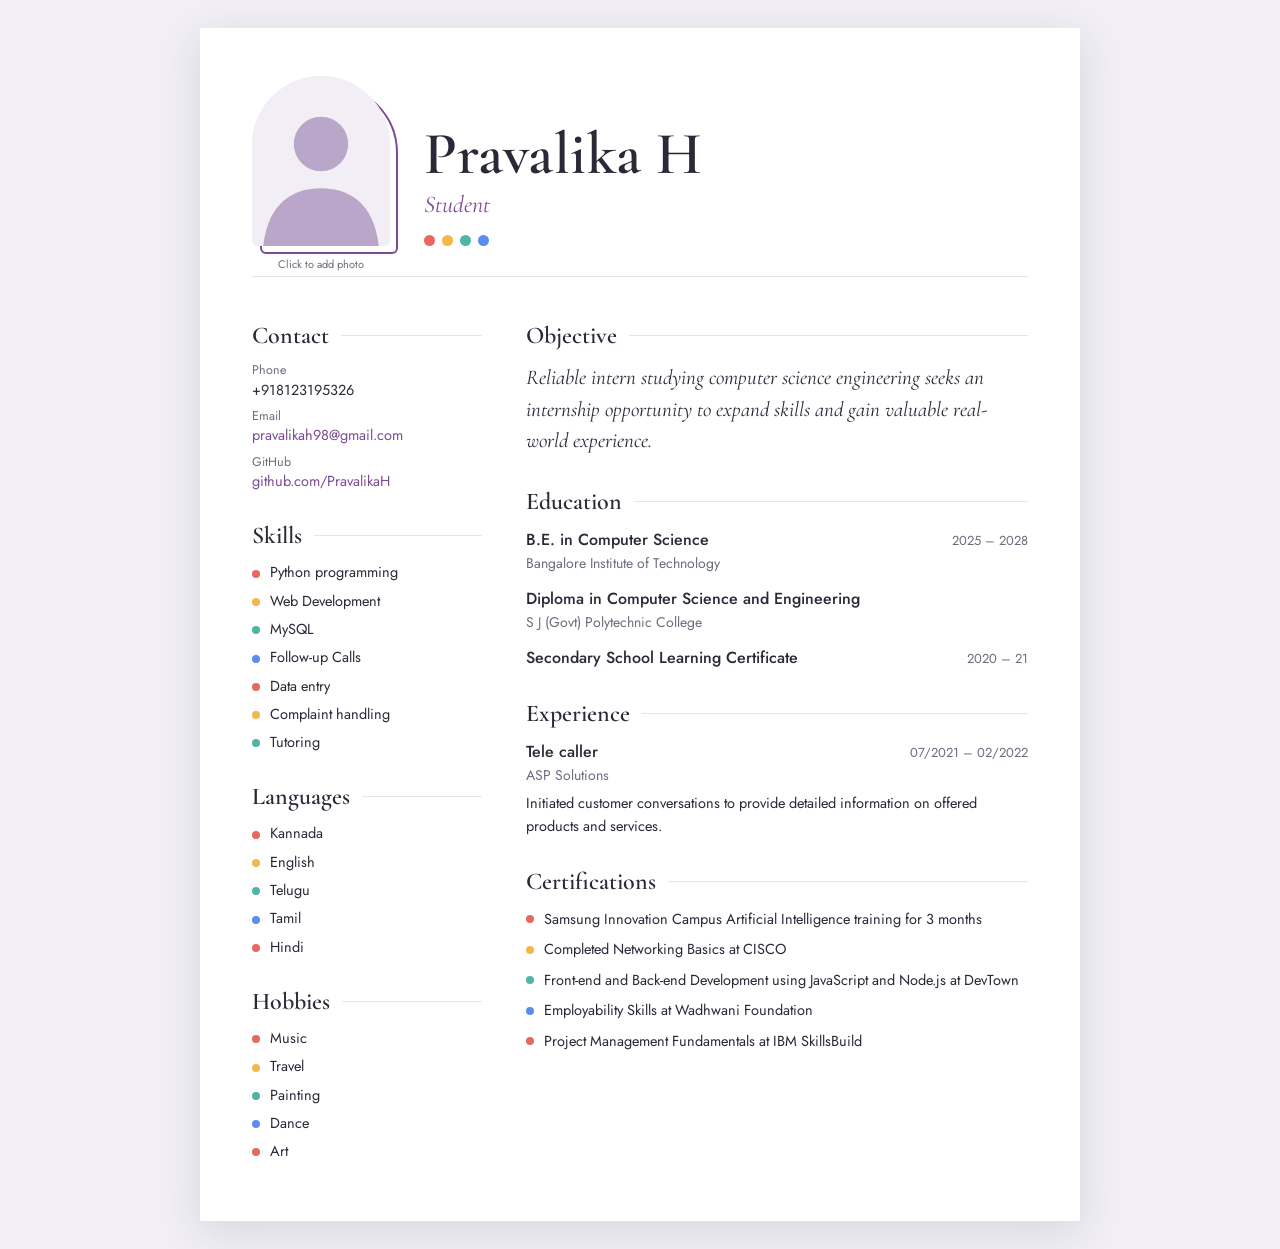
<file: RESUME.html>
<!DOCTYPE html>
<html lang="en">
<head>
<meta charset="UTF-8">
<meta name="viewport" content="width=device-width, initial-scale=1">
<title>Pravalika H - Resume</title>
<link href="https://fonts.googleapis.com/css2?family=Cormorant+Garamond:ital,wght@0,500;0,600;1,500&family=Jost:wght@300;400;500&display=swap" rel="stylesheet">
<style>
  :root{
    --ink:#2b2838;
    --muted:#6f6b7d;
    --line:#e6e2ee;
    --plum:#7b4b94;
    --p1:#e8685f; --p2:#f2b84b; --p3:#4fb5a5; --p4:#5b8def;
  }
  *{box-sizing:border-box;margin:0;padding:0}
  body{
    font-family:'Jost',Arial,sans-serif;
    font-weight:400;
    color:var(--ink);
    background:#f1eff5;
    padding:28px;
  }
  .page{
    max-width:880px;margin:0 auto;background:#fff;
    padding:48px 52px 52px;
    box-shadow:0 10px 40px rgba(43,40,56,.12);
  }

  /* ---------- header ---------- */
  .head{display:flex;align-items:flex-end;gap:34px;padding-bottom:30px;border-bottom:1px solid var(--line)}

  /* arched photo, top-left */
  .photo{
    position:relative;flex:none;width:138px;height:170px;cursor:pointer;display:block;
  }
  .photo::before{              /* offset outline */
    content:"";position:absolute;inset:0;
    border:2px solid var(--plum);
    border-radius:70px 70px 6px 6px;
    transform:translate(8px,8px);
  }
  .photo img{
    position:relative;width:100%;height:100%;object-fit:cover;display:block;
    border-radius:70px 70px 6px 6px;background:#f1eff5;
  }
  .photo input{display:none}
  .photo .hint{
    position:absolute;left:0;right:0;bottom:-26px;text-align:center;
    font-size:11px;color:var(--muted);
  }

  .name h1{
    font-family:'Cormorant Garamond',serif;
    font-weight:600;font-size:60px;line-height:1;letter-spacing:.5px;
  }
  .name .role{
    font-family:'Cormorant Garamond',serif;font-style:italic;
    font-size:24px;color:var(--plum);margin-top:6px;
  }
  .dots{display:flex;gap:7px;margin-top:16px}
  .dots i{width:11px;height:11px;border-radius:50%;display:block}
  .dots i:nth-child(1){background:var(--p1)}
  .dots i:nth-child(2){background:var(--p2)}
  .dots i:nth-child(3){background:var(--p3)}
  .dots i:nth-child(4){background:var(--p4)}

  /* ---------- body ---------- */
  .grid{display:grid;grid-template-columns:230px 1fr;gap:44px;margin-top:44px}

  section{margin-bottom:30px}
  section:last-child{margin-bottom:0}

  h2{
    font-family:'Cormorant Garamond',serif;
    font-weight:600;font-size:24px;color:var(--ink);
    margin-bottom:12px;
    display:flex;align-items:center;gap:12px;
  }
  h2::after{content:"";flex:1;height:1px;background:var(--line)}

  .side ul,.main ul{list-style:none}
  .side li{font-size:14.5px;margin-bottom:8px;line-height:1.4;word-break:break-word}
  .side .label{display:block;font-size:12.5px;color:var(--muted)}
  a{color:var(--plum);text-decoration:none}
  a:hover{text-decoration:underline}

  /* small colored bullets, like paint dabs */
  .dab li{position:relative;padding-left:18px}
  .dab li::before{
    content:"";position:absolute;left:0;top:.5em;width:8px;height:8px;border-radius:50%;
  }
  .dab li:nth-child(4n+1)::before{background:var(--p1)}
  .dab li:nth-child(4n+2)::before{background:var(--p2)}
  .dab li:nth-child(4n+3)::before{background:var(--p3)}
  .dab li:nth-child(4n+4)::before{background:var(--p4)}

  .objective{font-family:'Cormorant Garamond',serif;font-size:21px;line-height:1.5;font-style:italic;color:var(--ink)}

  .entry{margin-bottom:14px}
  .entry:last-child{margin-bottom:0}
  .entry .top{display:flex;justify-content:space-between;gap:12px;align-items:baseline}
  .entry h3{font-weight:500;font-size:16px}
  .entry .when{font-size:13px;color:var(--muted);white-space:nowrap}
  .entry .sub{font-size:14px;color:var(--muted);margin-top:2px}
  .entry p{font-size:14.5px;line-height:1.6;margin-top:6px}

  .main li{font-size:14.5px;line-height:1.55;margin-bottom:8px}

  /* ---------- responsive + print ---------- */
  @media (max-width:720px){
    body{padding:10px}
    .page{padding:30px 22px}
    .head{flex-direction:column;align-items:flex-start;gap:36px}
    .name h1{font-size:44px}
    .grid{grid-template-columns:1fr;gap:30px}
  }
  @media print{
    body{background:#fff;padding:0}
    .page{box-shadow:none}
    .photo .hint{display:none}
    *{-webkit-print-color-adjust:exact;print-color-adjust:exact}
  }
</style>
</head>
<body>
<div class="page">

  <header class="head">
    <label class="photo" title="Click to upload your photo">
      <img id="preview" alt="Profile photo of Pravalika H"
           src="data:image/svg+xml;utf8,<svg xmlns='http://www.w3.org/2000/svg' viewBox='0 0 100 100'><rect width='100' height='100' fill='%23f1eff5'/><circle cx='50' cy='40' r='16' fill='%23b9a6c9'/><path d='M16 100c3-26 18-34 34-34s31 8 34 34z' fill='%23b9a6c9'/></svg>">
      <span class="hint">Click to add photo</span>
      <input type="file" id="upload" accept="image/*">
    </label>

    <div class="name">
      <h1>Pravalika H</h1>
      <div class="role">Student</div>
      <div class="dots" aria-hidden="true"><i></i><i></i><i></i><i></i></div>
    </div>
  </header>

  <div class="grid">

    <aside class="side">
      <section>
        <h2>Contact</h2>
        <ul>
          <li><span class="label">Phone</span>+918123195326</li>
          <li><span class="label">Email</span><a href="mailto:pravalikah98@gmail.com">pravalikah98@gmail.com</a></li>
          <li><span class="label">GitHub</span><a href="https://github.com/PravalikaH" target="_blank" rel="noopener">github.com/PravalikaH</a></li>
        </ul>
      </section>

      <section>
        <h2>Skills</h2>
        <ul class="dab">
          <li>Python programming</li>
          <li>Web Development</li>
          <li>MySQL</li>
          <li>Follow-up Calls</li>
          <li>Data entry</li>
          <li>Complaint handling</li>
          <li>Tutoring</li>
        </ul>
      </section>

      <section>
        <h2>Languages</h2>
        <ul class="dab">
          <li>Kannada</li>
          <li>English</li>
          <li>Telugu</li>
          <li>Tamil</li>
          <li>Hindi</li>
        </ul>
      </section>

      <section>
        <h2>Hobbies</h2>
        <ul class="dab">
          <li>Music</li>
          <li>Travel</li>
          <li>Painting</li>
          <li>Dance</li>
          <li>Art</li>
        </ul>
      </section>
    </aside>

    <main class="main">
      <section>
        <h2>Objective</h2>
        <p class="objective">Reliable intern studying computer science engineering seeks an internship opportunity to expand skills and gain valuable real-world experience.</p>
      </section>

      <section>
        <h2>Education</h2>
        <div class="entry">
          <div class="top"><h3>B.E. in Computer Science</h3><span class="when">2025 &ndash; 2028</span></div>
          <div class="sub">Bangalore Institute of Technology</div>
        </div>
        <div class="entry">
          <h3>Diploma in Computer Science and Engineering</h3>
          <div class="sub">S J (Govt) Polytechnic College</div>
        </div>
        <div class="entry">
          <div class="top"><h3>Secondary School Learning Certificate</h3><span class="when">2020 &ndash; 21</span></div>
        </div>
      </section>

      <section>
        <h2>Experience</h2>
        <div class="entry">
          <div class="top"><h3>Tele caller</h3><span class="when">07/2021 &ndash; 02/2022</span></div>
          <div class="sub">ASP Solutions</div>
          <p>Initiated customer conversations to provide detailed information on offered products and services.</p>
        </div>
      </section>

      <section>
        <h2>Certifications</h2>
        <ul class="dab">
          <li>Samsung Innovation Campus Artificial Intelligence training for 3 months</li>
          <li>Completed Networking Basics at CISCO</li>
          <li>Front-end and Back-end Development using JavaScript and Node.js at DevTown</li>
          <li>Employability Skills at Wadhwani Foundation</li>
          <li>Project Management Fundamentals at IBM SkillsBuild</li>
        </ul>
      </section>
    </main>

  </div>
</div>

<script>
  document.getElementById('upload').addEventListener('change', function (e) {
    var file = e.target.files[0];
    if (!file) return;
    var reader = new FileReader();
    reader.onload = function (ev) {
      document.getElementById('preview').src = ev.target.result;
    };
    reader.readAsDataURL(file);
  });
</script>
</body>
</html>
</file>
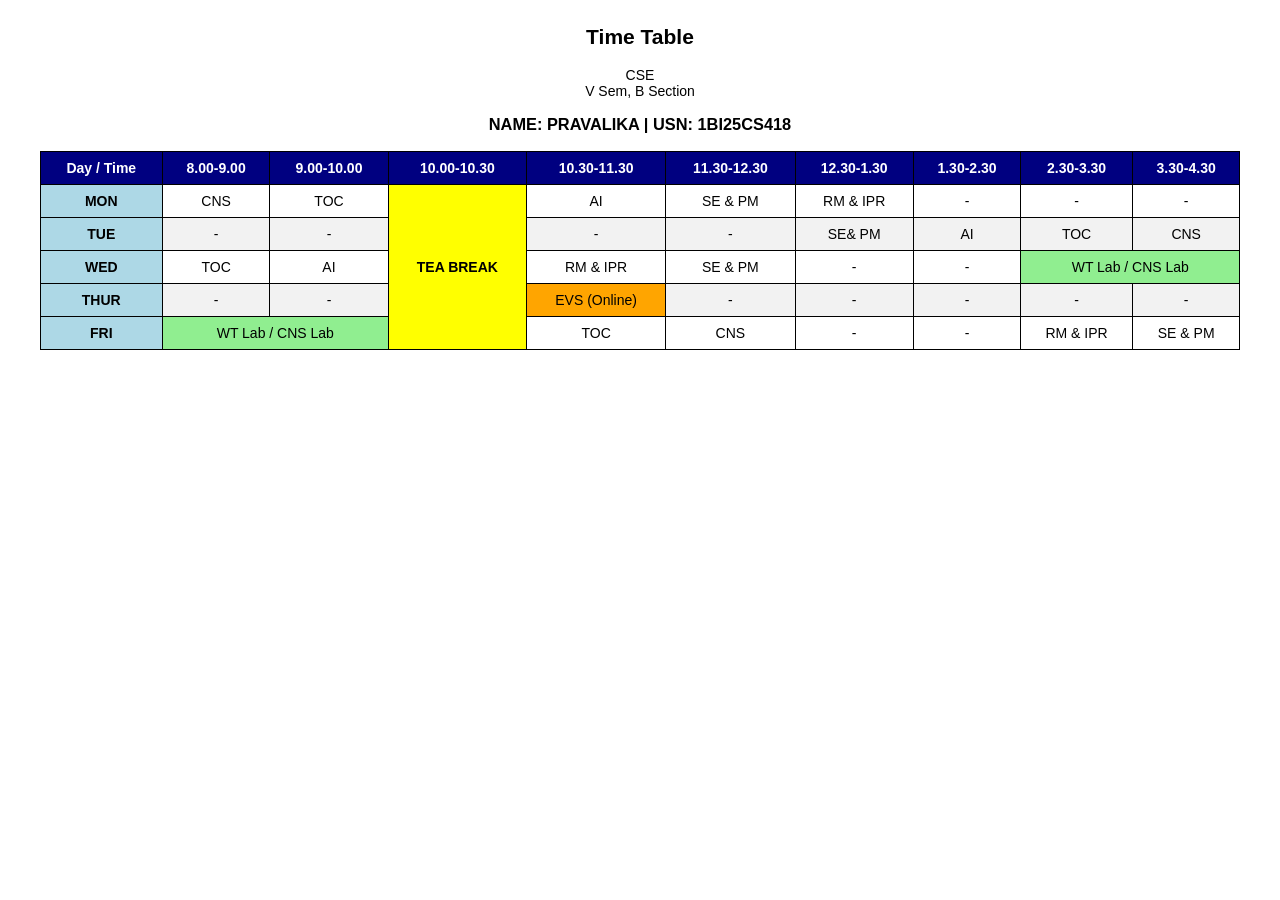
<file: timetable.html>
<!DOCTYPE html>
<html>
<head>
  <title>Time Table</title>
  <style>
    table { border-collapse: collapse; width: 95%; margin: auto; font-family: Arial; font-size: 14px; }
    th, td { border: 1px solid black; text-align: center; padding: 8px; }
    thead { background-color: navy; color: white; }
    tfoot { background-color: gray; color: white; font-weight: bold; }
    tr:nth-child(even) { background-color: #f2f2f2; }
    .lab { background-color: lightgreen; }
    .elective { background-color: orange; }
    .tea { background-color: yellow; font-weight: bold; }
    .day { font-weight: bold; background-color: lightblue; }
  </style>
</head>
<body>
<table>
  <caption>
    <h2>Time Table</h2>CSE<br>
    V Sem, B Section
<h3>NAME: PRAVALIKA | USN: 1BI25CS418 </h1>
  <thead>
    <tr>
      <th>Day / Time</th>
      <th>8.00-9.00</th><th>9.00-10.00</th><th>10.00-10.30</th>
      <th>10.30-11.30</th><th>11.30-12.30</th><th>12.30-1.30</th>
      <th>1.30-2.30</th><th>2.30-3.30</th><th>3.30-4.30</th>    </tr>
  </thead>

  <tbody>
    <tr>
      <td class="day">MON</td>
      <td>CNS</td><td>TOC</td>
      <td class="tea" rowspan="6">TEA BREAK</td>
      <td>AI</td><td>SE &amp; PM</td><td>RM &amp; IPR</td>
      <td>-</td><td>-</td><td>-</td>
    </tr>
    <tr>
      <td class="day">TUE</td>
      <td>-</td><td>-</td>
      <td>-</td><td>-</td><td>SE&amp; PM</td>
      <td>AI</td><td>TOC</td><td>CNS</td>
    </tr>
    <tr>
      <td class="day">WED</td>
      <td>TOC</td><td>AI</td>
      <td>RM &amp; IPR</td><td>SE &amp; PM</td><td>-</td>
      <td>-</td><td class="lab" colspan="2">WT Lab / CNS Lab</td>
    </tr>
    <tr>
      <td class="day">THUR</td>
      <td>-</td><td>-</td>
      <td class="elective">EVS (Online)</td><td>-</td><td>-</td>
      <td>-</td><td>-</td><td>-</td>
    </tr>
    <tr>
      <td class="day">FRI</td>
      <td class="lab" colspan="2">WT Lab / CNS Lab</td>
      <td>TOC</td><td>CNS</td><td>-</td>
      <td>-</td><td>RM &amp; IPR</td><td>SE &amp; PM</td>
    </tr>
      </tbody>

  
</table>
</body>
</html>
</file>
